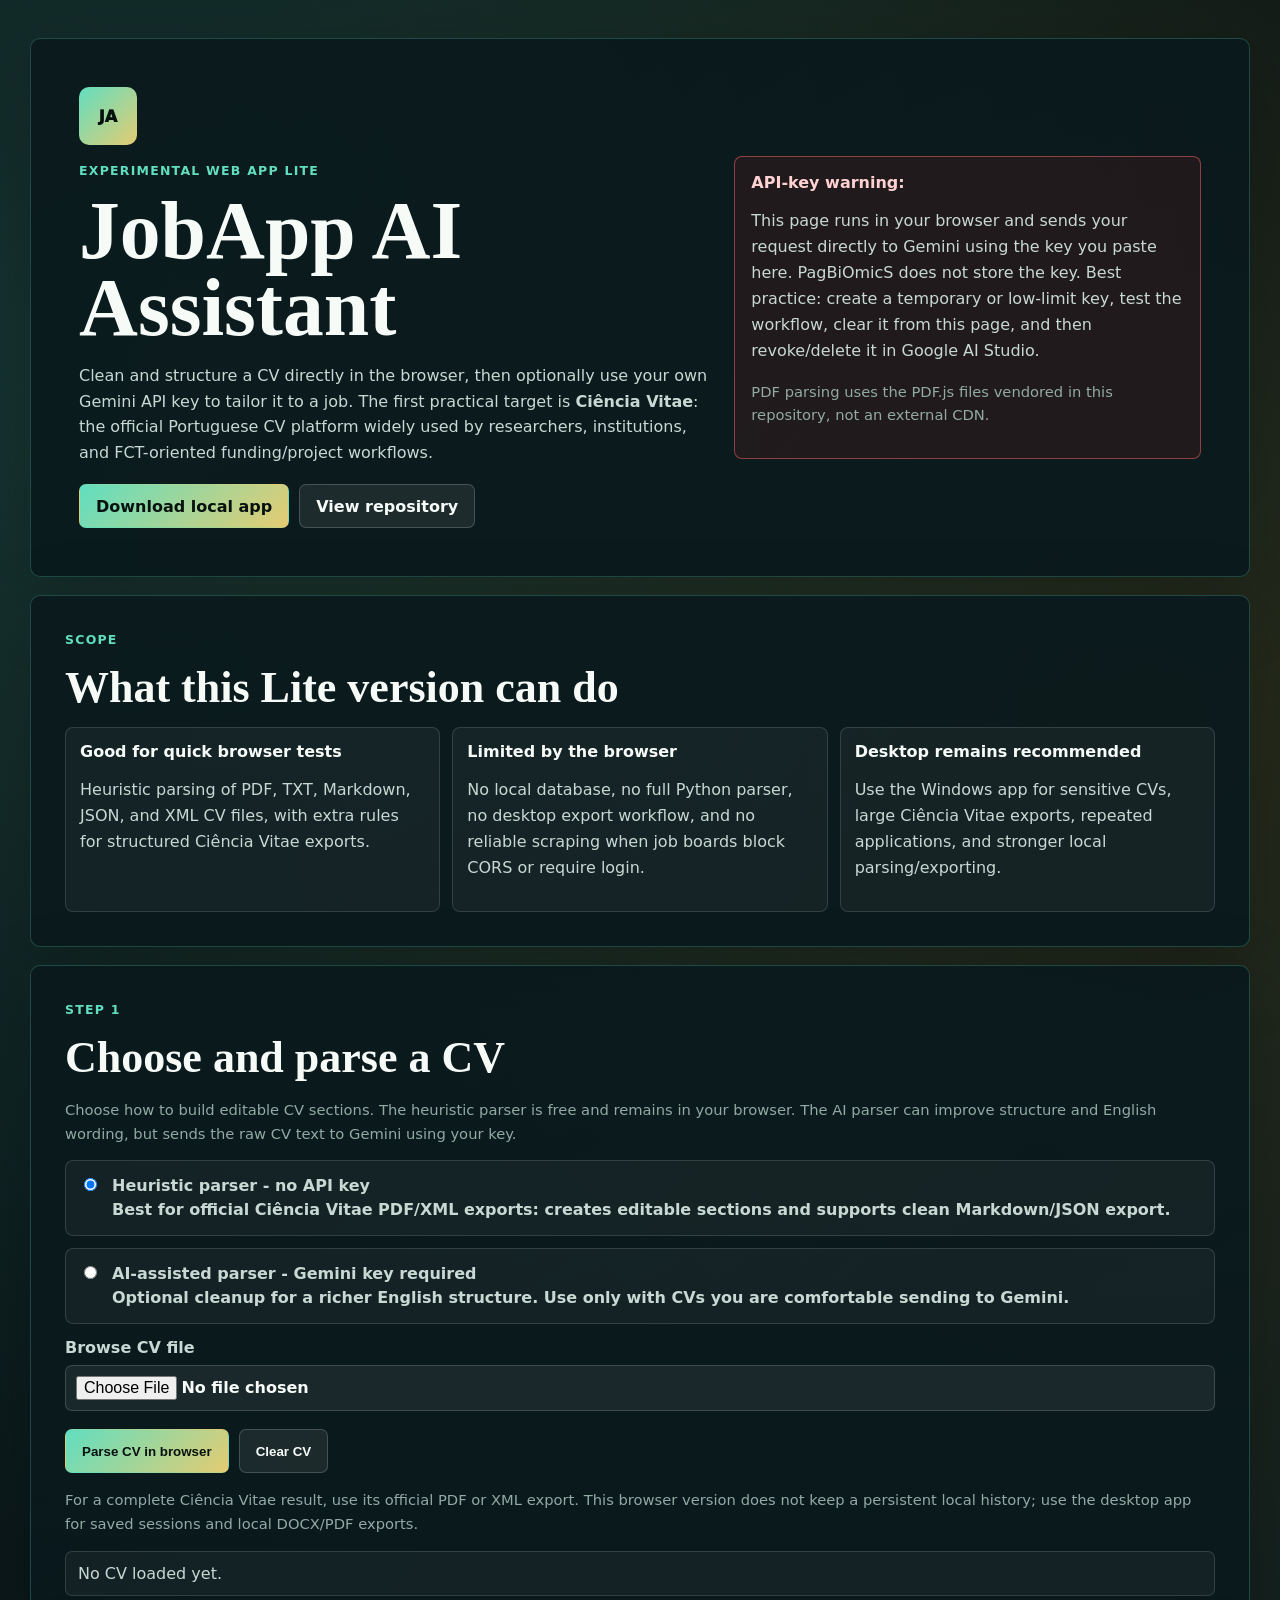
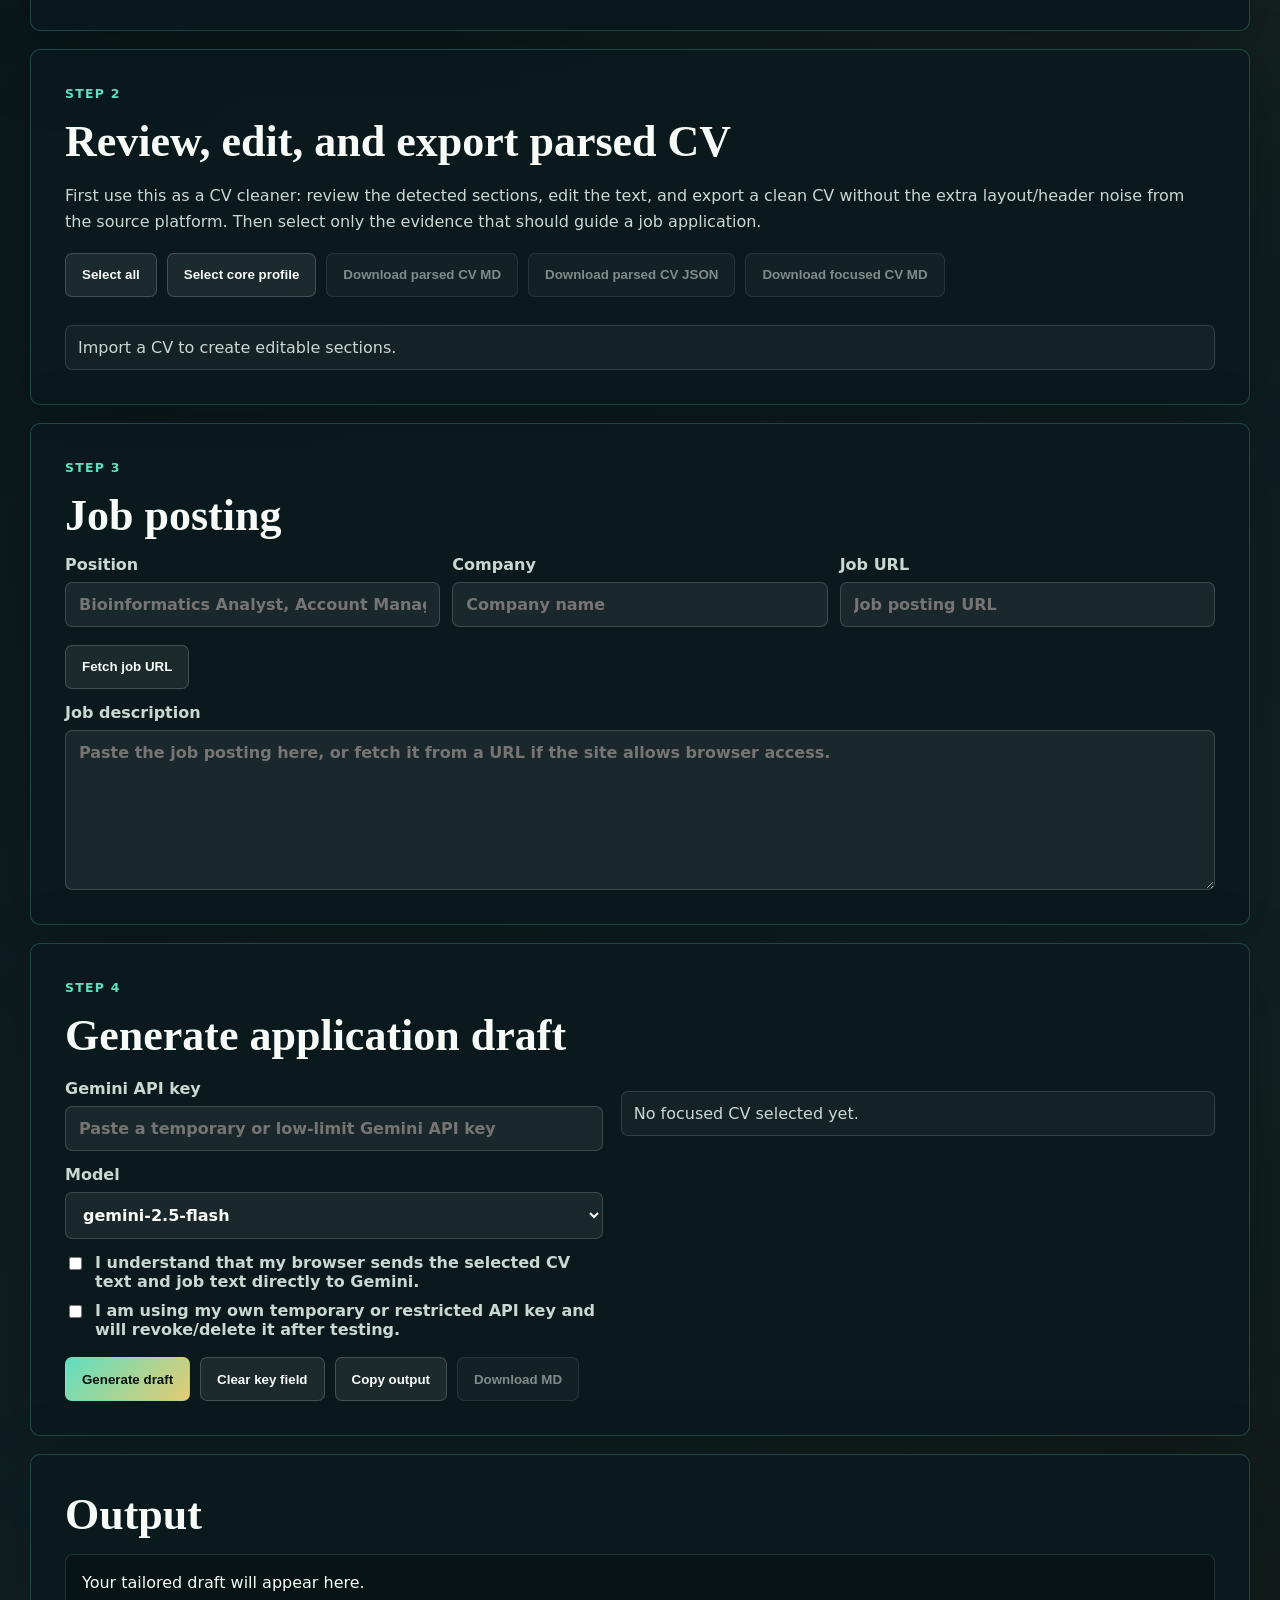
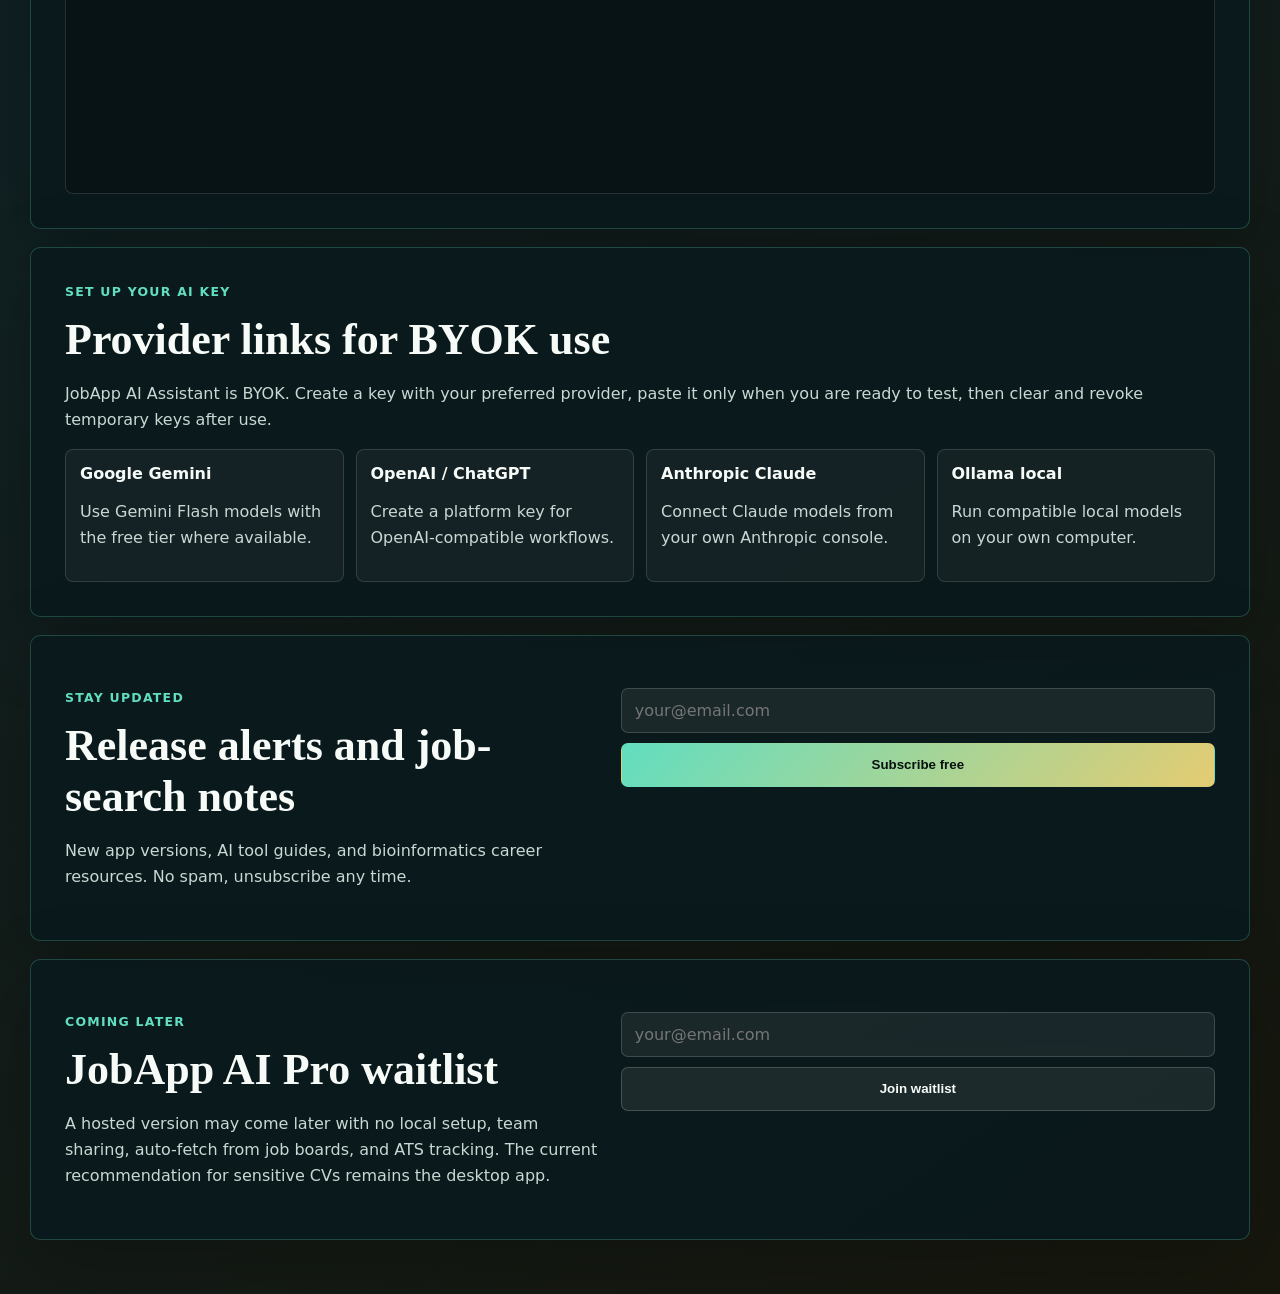
<file: docs/jobapp-web-lite.html>
<!doctype html>
<html lang="en">
  <head>
    <meta charset="utf-8" />
    <meta name="viewport" content="width=device-width, initial-scale=1" />
    <title>JobApp AI Assistant Web App Lite</title>
    <style>
      :root {
        --ink: #f7fbf7;
        --muted: #c8d8d3;
        --soft: #93aaa4;
        --mint: #61dec0;
        --gold: #f2b21f;
        --danger: #ff6767;
        --panel: rgba(10, 26, 29, 0.92);
        --line: rgba(97, 222, 192, 0.24);
      }
      * { box-sizing: border-box; }
      body {
        margin: 0;
        color: var(--ink);
        font-family: Inter, ui-sans-serif, system-ui, -apple-system, BlinkMacSystemFont, "Segoe UI", sans-serif;
        background:
          radial-gradient(circle at 12% 8%, rgba(97, 222, 192, 0.18), transparent 28%),
          radial-gradient(circle at 90% 16%, rgba(242, 178, 31, 0.12), transparent 30%),
          linear-gradient(145deg, #061012 0%, #102123 62%, #17170d 100%);
        min-height: 100vh;
      }
      main { width: min(1220px, calc(100% - 28px)); margin: 0 auto; padding: 38px 0 54px; }
      .hero, .panel {
        border: 1px solid var(--line);
        border-radius: 10px;
        background: var(--panel);
        box-shadow: 0 24px 80px rgba(0, 0, 0, 0.24);
      }
      .hero {
        padding: clamp(24px, 5vw, 48px);
        display: grid;
        grid-template-columns: minmax(0, 1.15fr) minmax(260px, 0.85fr);
        gap: 24px;
        align-items: center;
      }
      .panel { padding: clamp(20px, 4vw, 34px); margin-top: 18px; }
      .mark {
        width: 58px;
        height: 58px;
        display: grid;
        place-items: center;
        border-radius: 10px;
        color: #07110f;
        background: linear-gradient(135deg, var(--mint), #e4cc72);
        font-weight: 950;
        margin-bottom: 16px;
      }
      .eyebrow {
        margin: 0 0 12px;
        color: var(--mint);
        font-size: 0.78rem;
        font-weight: 900;
        letter-spacing: 0.1em;
        text-transform: uppercase;
      }
      h1, h2, h3 { font-family: Georgia, "Times New Roman", serif; letter-spacing: 0; }
      h1 { margin: 0; font-size: clamp(2.45rem, 7vw, 5.1rem); line-height: 0.94; }
      h2 { margin: 0 0 14px; font-size: clamp(1.8rem, 4vw, 2.75rem); }
      h3 { margin: 0 0 8px; font-size: 1.35rem; }
      p { color: var(--muted); line-height: 1.62; }
      a { color: var(--mint); }
      .warning {
        border: 1px solid rgba(255, 103, 103, 0.5);
        border-radius: 8px;
        background: rgba(180, 36, 36, 0.13);
        padding: 16px;
      }
      .warning strong { color: #ffd1d1; }
      .grid { display: grid; grid-template-columns: 0.95fr 1.05fr; gap: 18px; margin-top: 18px; }
      .two-grid { display: grid; grid-template-columns: repeat(2, minmax(0, 1fr)); gap: 12px; }
      .three-grid { display: grid; grid-template-columns: repeat(3, minmax(0, 1fr)); gap: 12px; }
      .provider-grid { display: grid; grid-template-columns: repeat(4, minmax(0, 1fr)); gap: 12px; }
      label { display: grid; gap: 8px; color: var(--muted); font-weight: 800; }
      input, select, textarea {
        width: 100%;
        border: 1px solid rgba(255,255,255,0.16);
        border-radius: 7px;
        background: rgba(255,255,255,0.065);
        color: var(--ink);
        padding: 12px 13px;
        font: inherit;
      }
      input[type="file"] { padding: 10px; }
      textarea { min-height: 160px; resize: vertical; }
      .section-card textarea { min-height: 120px; }
      .checks { display: grid; gap: 10px; margin-top: 14px; }
      .checks label, .inline-check {
        display: flex;
        align-items: flex-start;
        gap: 10px;
        font-weight: 700;
      }
      .checks input, .inline-check input { width: auto; margin-top: 4px; }
      .mode-options { display: grid; gap: 12px; margin: 14px 0; }
      .mode-option {
        display: grid;
        grid-template-columns: auto 1fr;
        gap: 12px;
        align-items: start;
        border: 1px solid rgba(255,255,255,0.13);
        border-radius: 8px;
        background: rgba(255,255,255,0.045);
        padding: 13px;
      }
      .mode-option input { width: auto; margin-top: 4px; }
      .mode-option span { color: var(--muted); font-weight: 600; line-height: 1.5; }
      .actions { display: flex; flex-wrap: wrap; gap: 10px; margin-top: 18px; }
      button, .btn {
        min-height: 44px;
        display: inline-flex;
        align-items: center;
        justify-content: center;
        border: 1px solid rgba(255,255,255,0.18);
        border-radius: 7px;
        padding: 0 16px;
        color: var(--ink);
        background: rgba(255,255,255,0.075);
        text-decoration: none;
        font-weight: 900;
        cursor: pointer;
      }
      button.primary, .btn.primary {
        color: #07110f;
        background: linear-gradient(135deg, var(--mint), #e4cc72);
        border-color: transparent;
      }
      button:hover, .btn:hover, .section-card[href]:hover {
        transform: translateY(-1px);
        border-color: rgba(97, 222, 192, 0.52);
      }
      button:focus-visible, .btn:focus-visible, input:focus-visible, select:focus-visible, textarea:focus-visible, .section-card[href]:focus-visible {
        outline: 3px solid var(--gold);
        outline-offset: 3px;
      }
      button:disabled { cursor: not-allowed; opacity: 0.5; }
      .mini { color: var(--soft); font-size: 0.92rem; }
      .status {
        margin-top: 12px;
        border: 1px solid rgba(255,255,255,0.13);
        border-radius: 7px;
        background: rgba(255,255,255,0.045);
        color: var(--muted);
        padding: 12px;
      }
      .section-list { display: grid; gap: 12px; margin-top: 16px; }
      .section-card {
        display: block;
        border: 1px solid rgba(255,255,255,0.13);
        border-radius: 8px;
        background: rgba(255,255,255,0.045);
        color: var(--ink);
        padding: 14px;
        text-decoration: none;
      }
      .section-card header {
        display: flex;
        align-items: center;
        justify-content: space-between;
        gap: 12px;
        margin-bottom: 10px;
      }
      .section-card strong { color: var(--ink); }
      .output {
        white-space: pre-wrap;
        min-height: 240px;
        border: 1px solid rgba(255,255,255,0.13);
        border-radius: 8px;
        background: rgba(0,0,0,0.23);
        padding: 16px;
        color: var(--ink);
        line-height: 1.55;
      }
      @media (max-width: 920px) {
        .hero, .grid, .three-grid, .provider-grid { grid-template-columns: 1fr; }
      }
      @media (min-width: 641px) and (max-width: 920px) {
        .three-grid, .provider-grid { grid-template-columns: repeat(2, minmax(0, 1fr)); }
      }
      @media (max-width: 640px) {
        main { width: min(100% - 20px, 1220px); padding-top: 20px; }
        h1 { font-size: clamp(2.2rem, 13vw, 3.4rem); }
        h2 { font-size: clamp(1.55rem, 9vw, 2.1rem); }
        .actions > * { width: 100%; }
      }
    </style>
  </head>
  <body>
    <main>
      <section class="hero">
        <div>
          <div class="mark" aria-hidden="true">JA</div>
          <p class="eyebrow">Experimental Web App Lite</p>
          <h1>JobApp AI Assistant</h1>
          <p>Clean and structure a CV directly in the browser, then optionally use your own Gemini API key to tailor it to a job. The first practical target is <strong>Ci&ecirc;ncia Vitae</strong>: the official Portuguese CV platform widely used by researchers, institutions, and FCT-oriented funding/project workflows.</p>
          <div class="actions">
            <a class="btn primary" href="https://github.com/danydguezperez/JobApp-AI-Assistant/releases/latest/download/JobApp-AI-Assistant-Windows.exe">Download local app</a>
            <a class="btn" href="https://github.com/danydguezperez/JobApp-AI-Assistant">View repository</a>
          </div>
        </div>
        <div class="warning">
          <strong>API-key warning:</strong>
          <p>This page runs in your browser and sends your request directly to Gemini using the key you paste here. PagBiOmicS does not store the key. Best practice: create a temporary or low-limit key, test the workflow, clear it from this page, and then revoke/delete it in Google AI Studio.</p>
          <p class="mini">PDF parsing uses the PDF.js files vendored in this repository, not an external CDN.</p>
        </div>
      </section>

      <section class="panel">
        <p class="eyebrow">Scope</p>
        <h2>What this Lite version can do</h2>
        <div class="three-grid">
          <div class="section-card">
            <strong>Good for quick browser tests</strong>
            <p>Heuristic parsing of PDF, TXT, Markdown, JSON, and XML CV files, with extra rules for structured Ci&ecirc;ncia Vitae exports.</p>
          </div>
          <div class="section-card">
            <strong>Limited by the browser</strong>
            <p>No local database, no full Python parser, no desktop export workflow, and no reliable scraping when job boards block CORS or require login.</p>
          </div>
          <div class="section-card">
            <strong>Desktop remains recommended</strong>
            <p>Use the Windows app for sensitive CVs, large Ci&ecirc;ncia Vitae exports, repeated applications, and stronger local parsing/exporting.</p>
          </div>
        </div>
      </section>

      <section class="panel">
        <p class="eyebrow">Step 1</p>
        <h2>Choose and parse a CV</h2>
        <p class="mini">Choose how to build editable CV sections. The heuristic parser is free and remains in your browser. The AI parser can improve structure and English wording, but sends the raw CV text to Gemini using your key.</p>
        <div class="mode-options" role="radiogroup" aria-label="CV parsing mode">
          <label class="mode-option">
            <input type="radio" name="parseMode" value="heuristic" checked />
            <span><strong>Heuristic parser - no API key</strong><br />Best for official Ci&ecirc;ncia Vitae PDF/XML exports: creates editable sections and supports clean Markdown/JSON export.</span>
          </label>
          <label class="mode-option">
            <input type="radio" name="parseMode" value="ai" />
            <span><strong>AI-assisted parser - Gemini key required</strong><br />Optional cleanup for a richer English structure. Use only with CVs you are comfortable sending to Gemini.</span>
          </label>
        </div>
        <label>
          Browse CV file
          <input id="cvFile" type="file" accept=".pdf,.txt,.md,.json,.xml" />
        </label>
        <div class="actions">
          <button id="parseCvBtn" class="primary" type="button">Parse CV in browser</button>
          <button id="clearCvBtn" type="button">Clear CV</button>
        </div>
        <p class="mini">For a complete Ci&ecirc;ncia Vitae result, use its official PDF or XML export. This browser version does not keep a persistent local history; use the desktop app for saved sessions and local DOCX/PDF exports.</p>
        <div id="cvStatus" class="status">No CV loaded yet.</div>
      </section>

      <section class="panel">
        <p class="eyebrow">Step 2</p>
        <h2>Review, edit, and export parsed CV</h2>
        <p>First use this as a CV cleaner: review the detected sections, edit the text, and export a clean CV without the extra layout/header noise from the source platform. Then select only the evidence that should guide a job application.</p>
        <div class="actions">
          <button id="selectAllBtn" type="button">Select all</button>
          <button id="selectCoreBtn" type="button">Select core profile</button>
          <button id="downloadParsedMdBtn" type="button" disabled>Download parsed CV MD</button>
          <button id="downloadParsedJsonBtn" type="button" disabled>Download parsed CV JSON</button>
          <button id="downloadFocusedBtn" type="button" disabled>Download focused CV MD</button>
        </div>
        <div id="sections" class="section-list">
          <div class="status">Import a CV to create editable sections.</div>
        </div>
      </section>

      <section class="panel">
        <p class="eyebrow">Step 3</p>
        <h2>Job posting</h2>
        <div class="three-grid">
          <label>
            Position
            <input id="position" type="text" placeholder="Bioinformatics Analyst, Account Manager..." />
          </label>
          <label>
            Company
            <input id="company" type="text" placeholder="Company name" />
          </label>
          <label>
            Job URL
            <input id="jobUrl" type="url" placeholder="Job posting URL" />
          </label>
        </div>
        <div class="actions">
          <button id="fetchJobBtn" type="button">Fetch job URL</button>
        </div>
        <label style="margin-top:14px">
          Job description
          <textarea id="jobText" placeholder="Paste the job posting here, or fetch it from a URL if the site allows browser access."></textarea>
        </label>
      </section>

      <section class="panel">
        <p class="eyebrow">Step 4</p>
        <h2>Generate application draft</h2>
        <div class="grid">
          <div>
            <label>
              Gemini API key
              <input id="apiKey" type="password" autocomplete="off" placeholder="Paste a temporary or low-limit Gemini API key" />
            </label>
            <label style="margin-top:14px">
              Model
              <select id="model">
                <option value="gemini-2.5-flash">gemini-2.5-flash</option>
                <option value="gemini-2.5-pro">gemini-2.5-pro</option>
                <option value="gemini-flash-latest">gemini-flash-latest</option>
              </select>
            </label>
            <div class="checks">
              <label><input id="safeData" type="checkbox" /> I understand that my browser sends the selected CV text and job text directly to Gemini.</label>
              <label><input id="ownKey" type="checkbox" /> I am using my own temporary or restricted API key and will revoke/delete it after testing.</label>
            </div>
            <div class="actions">
              <button class="primary" id="generateBtn" type="button">Generate draft</button>
              <button id="clearKeyBtn" type="button">Clear key field</button>
              <button id="copyBtn" type="button">Copy output</button>
              <button id="downloadBtn" type="button" disabled>Download MD</button>
            </div>
          </div>
          <div>
            <div class="status" id="focusPreview">No focused CV selected yet.</div>
          </div>
        </div>
      </section>

      <section class="panel">
        <h2>Output</h2>
        <div id="output" class="output">Your tailored draft will appear here.</div>
      </section>

      <section class="panel" id="api-keys">
        <p class="eyebrow">Set up your AI key</p>
        <h2>Provider links for BYOK use</h2>
        <p>JobApp AI Assistant is BYOK. Create a key with your preferred provider, paste it only when you are ready to test, then clear and revoke temporary keys after use.</p>
        <div class="provider-grid">
          <a class="section-card" href="https://ai.google.dev/aistudio?utm_source=jobapp-ai&utm_medium=referral" target="_blank" rel="noopener">
            <strong>Google Gemini</strong>
            <p>Use Gemini Flash models with the free tier where available.</p>
          </a>
          <a class="section-card" href="https://platform.openai.com/api-keys?utm_source=jobapp-ai&utm_medium=referral" target="_blank" rel="noopener">
            <strong>OpenAI / ChatGPT</strong>
            <p>Create a platform key for OpenAI-compatible workflows.</p>
          </a>
          <a class="section-card" href="https://console.anthropic.com/settings/keys?utm_source=jobapp-ai&utm_medium=referral" target="_blank" rel="noopener">
            <strong>Anthropic Claude</strong>
            <p>Connect Claude models from your own Anthropic console.</p>
          </a>
          <a class="section-card" href="https://ollama.com/?utm_source=jobapp-ai&utm_medium=referral" target="_blank" rel="noopener">
            <strong>Ollama local</strong>
            <p>Run compatible local models on your own computer.</p>
          </a>
        </div>
      </section>

      <section class="panel" id="newsletter">
        <div class="grid">
          <div>
            <p class="eyebrow">Stay updated</p>
            <h2>Release alerts and job-search notes</h2>
            <p>New app versions, AI tool guides, and bioinformatics career resources. No spam, unsubscribe any time.</p>
          </div>
          <form action="https://formspree.io/f/xgveqlzv" method="POST" style="display:flex;flex-direction:column;gap:10px;">
            <input type="email" name="email" required placeholder="your@email.com" />
            <input type="hidden" name="source" value="jobapp-web-lite-newsletter" />
            <button class="primary" type="submit">Subscribe free</button>
          </form>
        </div>
      </section>

      <section class="panel" id="pro">
        <div class="grid">
          <div>
            <p class="eyebrow">Coming later</p>
            <h2>JobApp AI Pro waitlist</h2>
            <p>A hosted version may come later with no local setup, team sharing, auto-fetch from job boards, and ATS tracking. The current recommendation for sensitive CVs remains the desktop app.</p>
          </div>
          <form action="https://formspree.io/f/xgveqlzv" method="POST" style="display:flex;flex-direction:column;gap:10px;">
            <input type="email" name="email" required placeholder="your@email.com" />
            <input type="hidden" name="source" value="jobapp-pro-waitlist" />
            <button type="submit">Join waitlist</button>
          </form>
        </div>
      </section>
    </main>

    <script type="module">
      import * as pdfjsLib from "./vendor/pdf.mjs";
      pdfjsLib.GlobalWorkerOptions.workerSrc = "./vendor/pdf.worker.mjs";

      const $ = (id) => document.getElementById(id);
      const sectionOrder = ["profile", "experience", "education", "projects", "publications", "book_chapters", "conferences", "datasets", "teaching", "supervision", "distinctions", "skills", "software", "languages", "other"];
      const sectionLabels = {
        profile: "Profile summary",
        experience: "Experience",
        education: "Education",
        projects: "Projects",
        publications: "Peer-reviewed publications",
        book_chapters: "Book chapters",
        conferences: "Conference contributions",
        datasets: "Datasets and data deposits",
        teaching: "Teaching and lecturing",
        supervision: "Supervision and academic juries",
        distinctions: "Awards and distinctions",
        skills: "Skills",
        software: "Software",
        languages: "Languages",
        other: "Other evidence"
      };
      let sections = {};
      let lastOutput = "";

      function setStatus(id, text) {
        $(id).textContent = text;
      }

      function setOutput(text) {
        lastOutput = text;
        $("output").textContent = text;
        $("downloadBtn").disabled = !text || text.startsWith("Error:");
      }

      function cleanText(text) {
        return (text || "")
          .normalize("NFC")
          .replace(/\r/g, "\n")
          .replace(/[ \t]+\n/g, "\n")
          .replace(/\n{3,}/g, "\n\n")
          .replace(/^\s*(p[a\u00e1]gina|page)\s+\d+.*$/gim, "")
          .replace(/^\s*c[i\u00ed]\u00eancia vitae.*$/gim, "")
          .replace(/^\s*curriculum vitae.*$/gim, "")
          .replace(/^\s*(p[a\u00e1]gina|page)\s+\d+.*$/gim, "")
          .replace(/^\s*(\u00a9\s*)?c[i\u00ed]\u00eancia\s+vitae.*$/gim, "")
          .trim();
      }

      function isCienciaVitaeText(text) {
        return /c[i\u00ed]\u00eancia\s+vitae|funda[c\u00e7][a\u00e3]o\s+para\s+a\s+ci[e\u00ea]ncia|orcid|scopus|fct/i.test(text || "");
      }

      function prepareCienciaVitaeText(text) {
        let prepared = cleanText(text);
        const headings = [
          "Identifica\u00e7\u00e3o", "Identification", "Dados pessoais", "Personal information",
          "Forma\u00e7\u00e3o", "Education", "Graus acad\u00e9micos", "Academic degrees",
          "Percurso profissional", "Professional experience", "Experi\u00eancia profissional", "Employment",
          "Dom\u00ednios de atua\u00e7\u00e3o", "Areas of expertise", "Atua\u00e7\u00e3o cient\u00edfica", "Scientific area",
          "Projetos", "Projects", "Bolsa", "Grants",
          "Produ\u00e7\u00e3o cient\u00edfica", "Produ\u00e7\u00f5es", "Publica\u00e7\u00f5es", "Publications", "Articles", "Papers",
          "Software", "Propriedade intelectual", "Intellectual property",
          "Atividades", "Activities", "Orienta\u00e7\u00f5es", "Supervision", "J\u00faris", "Juries",
          "Pr\u00e9mios", "Pr\u00e9mios e distin\u00e7\u00f5es", "Awards", "Distinctions",
          "Compet\u00eancias", "Skills", "Idiomas", "Languages"
        ];
        for (const heading of headings) {
          const escaped = heading.replace(/[.*+?^${}()|[\]\\]/g, "\\$&");
          prepared = prepared.replace(new RegExp(`\\s+(${escaped})(\\s*[:\\n])`, "gi"), "\n\n$1\n");
        }
        prepared = prepared
          .replace(/\s+(https?:\/\/\S+)/g, "\n$1")
          .replace(/\s+(ORCID|Scopus|ResearcherID|Ci\u00eancia ID|Email|E-mail|Telefone|Phone)\s*[:\-]/gi, "\n$1: ")
          .replace(/\s+(\d{4})\s*[-\u2013]\s*(\d{4}|present|presente|atual)/gi, "\n$1-$2 ")
          .replace(/\n{3,}/g, "\n\n");
        return cleanText(prepared);
      }

      function cvSlice(text, startPattern, endPattern) {
        const start = text.search(startPattern);
        if (start < 0) return "";
        const tail = text.slice(start).replace(startPattern, "");
        const end = tail.search(endPattern);
        return (end < 0 ? tail : tail.slice(0, end)).trim();
      }

      function cvDateBlocks(text) {
        const datePattern = /^(\d{4}(?:\/\d{2}(?:\/\d{2})?)?(?:\s*[-–]\s*(?:\d{4}(?:\/\d{2}(?:\/\d{2})?)?|Current))?)\s*/gm;
        const matches = [...text.matchAll(datePattern)];
        return matches.map((match, index) => ({
          date: match[1],
          body: text.slice(match.index + match[0].length, index + 1 < matches.length ? matches[index + 1].index : text.length).trim()
        })).filter((entry) => entry.body);
      }

      function compactCvRecord(value) {
        return cleanText(value).replace(/\n+/g, " ").replace(/\s{2,}/g, " ").trim();
      }

      function parseCienciaVitaeText(text) {
        const cleaned = prepareCienciaVitaeText(text);
        sections = {};
        const beforeEducation = cvSlice(cleaned, /^(?:Identification|Personal identification)/im, /^Education$/im) || cleaned.slice(0, 5000);
        const fullName = (beforeEducation.match(/Full name\s*\n\s*([^\n]+)/i) || [])[1] || "";
        const email = (beforeEducation.match(/[\w.\-+]+@[\w.\-]+\.\w+/) || [])[0] || "";
        const links = [...beforeEducation.matchAll(/https?:\/\/[^\s)]+/gi)].map((match) => match[0]).filter((url) => !/(facebook|twitter|x\.com)/i.test(url));
        const identifiers = [];
        for (const [label, pattern] of [["Ciência ID", /Ci[êe]ncia ID\s*\n\s*([^\n]+)/i], ["ORCID", /ORCID iD\s*\n\s*([^\n]+)/i], ["Scopus Author ID", /Scopus Author Id\s*\n\s*([^\n]+)/i]]) {
          const match = beforeEducation.match(pattern);
          if (match) identifiers.push(`${label}: ${match[1].trim()}`);
        }
        mergeSection("profile", [fullName, email, ...identifiers, ...links].filter(Boolean).join("\n"));

        const education = cvSlice(cleaned, /^Education$/im, /^Affiliation$/im);
        const educationRows = cvDateBlocks(education).map(({ date, body }) => {
          const lines = body.split("\n").map((line) => compactCvRecord(line)).filter(Boolean);
          const title = lines.find((line) => !/^(Completed|Concluded|Classification|Major in|Aprovado)$/i.test(line)) || "";
          const institution = [...lines].reverse().find((line) => /University|Universidade|Institute|Instituto|School|Centro/i.test(line)) || "";
          return title ? `- ${date.replace("Current", "Present")} — ${title}${institution ? ` | ${institution}` : ""}` : "";
        }).filter(Boolean);
        mergeSection("education", educationRows.join("\n"));

        const affiliation = cvSlice(cleaned, /^Affiliation$/im, /^Projects$/im);
        const affiliationRows = cvDateBlocks(affiliation);
        const experience = [], teaching = [];
        for (const { date, body } of affiliationRows) {
          const line = compactCvRecord(body).replace(/^(Science|Teaching in Higher Education|Others)\s*/i, "");
          if (!line) continue;
          const row = `- ${date.replace("Current", "Present")} — ${line}`;
          (/(Lecturer|Tutor|Teaching)/i.test(line) ? teaching : experience).push(row);
        }
        mergeSection("experience", experience.join("\n"));
        mergeSection("teaching", teaching.join("\n"));

        const projects = cvSlice(cleaned, /^Projects$/im, /^Outputs$/im);
        mergeSection("projects", cvDateBlocks(projects).map(({ date, body }) => `- ${date.replace("Current", "Present")} — ${compactCvRecord(body)}`).join("\n"));

        const outputs = cvSlice(cleaned, /^Outputs$/im, /^Activities$/im);
        const buckets = { publications: [], book_chapters: [], conferences: [], datasets: [] };
        let bucket = "publications";
        const tokens = [...outputs.matchAll(/(?:Book chapter|Journal article|Conference\s+(?:abstract|poster)|Dataset[^\n]*)|["“]([^"”]{12,850})["”]/gi)];
        for (const token of tokens) {
          const label = token[0];
          if (/^Book chapter/i.test(label)) { bucket = "book_chapters"; continue; }
          if (/^Journal article/i.test(label)) { bucket = "publications"; continue; }
          if (/^Conference/i.test(label)) { bucket = "conferences"; continue; }
          if (/^Dataset/i.test(label)) { bucket = "datasets"; continue; }
          const title = compactCvRecord(token[1] || "");
          if (title) buckets[bucket].push(`- ${title}`);
        }
        Object.entries(buckets).forEach(([key, rows]) => mergeSection(key, [...new Set(rows)].join("\n")));

        const languageBlock = cvSlice(cleaned, /^Languages$/im, /^Education$/im);
        const languageHeaderTokens = ["speaking", "reading", "writing", "listening", "peer-review", "spoken", "comprehension", "interaction", "production"];
        const levelWords = new Set(["native", "mother", "tongue", "mother tongue", "proficient", "fluent", "advanced", "upper", "intermediate", "elementary", "beginner", "basic"]);
        const languageRows = [];
        let currentLanguageRow = "";
        const startsLanguageRow = (value) => {
          const low = value.toLowerCase().trim().replace(/^\(+|\)+$/g, "");
          if (!low || levelWords.has(low) || /^\(?[abc][12]\)?$/i.test(low)) return false;
          if (/^[A-Za-zÀ-ÿ'’;().\- ]+?\s+(?:Native|Mother|Proficient|Fluent|Advanced|Upper|Intermediate|Elementary|Beginner|Basic|\(?[ABC][12]\)?)\b/i.test(value)) return true;
          return /^[A-Za-zÀ-ÿ'’;().\- ]{2,60}$/.test(value);
        };
        for (const rawLine of languageBlock.split("\n")) {
          const line = rawLine.trim();
          if (!line) continue;
          const low = line.toLowerCase();
          if (low.startsWith("language ") || languageHeaderTokens.filter((token) => low.includes(token)).length >= 2) continue;
          if (currentLanguageRow && currentLanguageRow.trimEnd().endsWith(";")) {
            currentLanguageRow = `${currentLanguageRow} ${line}`;
            continue;
          }
          if (startsLanguageRow(line)) {
            if (currentLanguageRow) languageRows.push(currentLanguageRow);
            currentLanguageRow = line;
          } else if (currentLanguageRow) {
            currentLanguageRow = `${currentLanguageRow} ${line}`;
          }
        }
        if (currentLanguageRow) languageRows.push(currentLanguageRow);
        const languageSeen = new Set();
        const languages = [];
        for (const line of languageRows) {
          const normalizedLine = line.replace(/\((Native speaker|Native|Mother tongue|Proficient|Fluent|Advanced|Upper[\s-]?intermediate|Intermediate|Elementary|Beginner|Basic)\)/gi, "$1");
          const parts = normalizedLine.match(/^([A-Za-zÀ-ÿ'’;().\- ]+?)\s+((?:Native|Mother|Proficient|Fluent|Advanced|Upper|Intermediate|Elementary|Beginner|Basic|\(?[ABC][12]\)?)\b.*)$/);
          let language = parts ? parts[1].trim() : line;
          const rest = parts ? parts[2].trim() : "";
          language = language.replace(/\s+/g, " ").replace(/^[.\s]+|[.\s]+$/g, "").replace(/\b\p{L}/gu, (c) => c.toUpperCase());
          const key = language.toLowerCase();
          if (!language || key === "language" || key === "languages" || languageSeen.has(key)) continue;
          // Read the real proficiency level instead of assuming a fixed one.
          const lv = rest.match(/(Native speaker|Native|Mother tongue|Proficient|Fluent|Advanced|Upper[\s-]?intermediate|Intermediate|Elementary|Beginner|Basic)(?:\s*\(?\s*([ABC][12])\s*\)?)?|\(?\s*([ABC][12])\s*\)?/i);
          let level = "";
          if (lv) {
            let desc = (lv[1] || "").trim();
            const cefr = lv[2] || lv[3];
            if (/^(native|native speaker|mother tongue)$/i.test(desc)) desc = "Native";
            else if (desc) desc = desc.charAt(0).toUpperCase() + desc.slice(1).toLowerCase();
            if (desc && cefr) level = `${desc} (${cefr.toUpperCase()})`;
            else if (desc) level = desc;
            else if (cefr) level = `(${cefr.toUpperCase()})`;
          } else {
            level = rest.replace(/\s{2,}.*$/, "").trim();
          }
          languageSeen.add(key);
          languages.push(`- ${language}: ${level}`);
        }
        mergeSection("languages", languages.join("\n"));

        const distinctions = cvSlice(cleaned, /^Distinctions$/im, /$/);
        mergeSection("distinctions", cvDateBlocks(distinctions).slice(0, 20).map(({ date, body }) => `- ${date} — ${compactCvRecord(body)}`).join("\n"));
      }

      async function readPdf(file) {
        const data = new Uint8Array(await file.arrayBuffer());
        const pdf = await pdfjsLib.getDocument({ data }).promise;
        const pages = [];
        for (let pageNo = 1; pageNo <= pdf.numPages; pageNo += 1) {
          const page = await pdf.getPage(pageNo);
          const content = await page.getTextContent();
          const lines = [];
          let line = "";
          for (const item of content.items) {
            line += item.str || "";
            if (item.hasEOL) {
              if (line.trim()) lines.push(line.trim());
              line = "";
            } else {
              line += " ";
            }
          }
          if (line.trim()) lines.push(line.trim());
          pages.push(lines.join("\n"));
        }
        return pages.join("\n\n");
      }

      async function readCvFile(file) {
        const name = file.name.toLowerCase();
        if (name.endsWith(".pdf")) return readPdf(file);
        return file.text();
      }

      function mergeSection(key, value) {
        const text = cleanText(value);
        if (!text) return;
        sections[key] = sections[key] ? `${sections[key]}\n\n${text}` : text;
      }

      function stringifySectionValue(value) {
        if (Array.isArray(value)) {
          return value.map((item) => typeof item === "string" ? item : Object.values(item || {}).filter(Boolean).join(" | ")).join("\n");
        }
        if (typeof value === "object" && value) {
          return Object.entries(value).map(([k, v]) => `${k}: ${typeof v === "string" ? v : JSON.stringify(v)}`).join("\n");
        }
        return String(value || "");
      }

      function loadSectionsFromObject(data) {
        const chunks = {};
        for (const [key, value] of Object.entries(data)) {
          chunks[key.toLowerCase()] = stringifySectionValue(value);
        }
        sections = {};
        for (const [key, value] of Object.entries(chunks)) {
          const mapped = sectionOrder.find((name) => key.includes(name)) || (key.includes("personal") ? "profile" : "other");
          mergeSection(mapped, value);
        }
      }

      function parseJsonCv(text) {
        loadSectionsFromObject(JSON.parse(text));
      }

      function extractJsonObject(text) {
        const trimmed = (text || "").trim().replace(/^```(?:json)?/i, "").replace(/```$/i, "").trim();
        const start = trimmed.indexOf("{");
        const end = trimmed.lastIndexOf("}");
        if (start === -1 || end === -1 || end <= start) throw new Error("The AI parser did not return a JSON object.");
        return JSON.parse(trimmed.slice(start, end + 1));
      }

      async function callGemini(prompt, apiKey, model) {
        const response = await fetch(`https://generativelanguage.googleapis.com/v1beta/models/${encodeURIComponent(model)}:generateContent?key=${encodeURIComponent(apiKey)}`, {
          method: "POST",
          headers: { "Content-Type": "application/json" },
          body: JSON.stringify({
            contents: [{ role: "user", parts: [{ text: prompt }] }],
            generationConfig: { temperature: 0.2 }
          })
        });
        const data = await response.json();
        if (!response.ok) throw new Error(data.error?.message || `Gemini request failed (${response.status})`);
        return data.candidates?.[0]?.content?.parts?.map((part) => part.text || "").join("\n").trim() || "";
      }

      async function parseCvWithAi(rawText, sourceName) {
        const apiKey = $("apiKey").value.trim();
        const model = $("model").value;
        if (!apiKey) throw new Error("AI-assisted parsing requires a Gemini API key in Step 4. Use heuristic mode if you want free/local browser parsing.");
        const prompt = `Parse this CV into a clean English JSON object for a job-application assistant.

Context: this may be a Ci\u00eancia Vitae export from Portugal. Remove platform headers, page labels, repeated footers, navigation text, and source-layout noise. Preserve evidence, dates, institutions, software, publications, projects, grants, awards, and skills.

Return ONLY valid JSON with these string fields:
{
  "profile": "",
  "experience": "",
  "education": "",
  "skills": "",
  "publications": "",
  "projects": "",
  "software": "",
  "other": ""
}

Source file: ${sourceName}

CV text:
${rawText.slice(0, 45000)}`;
        const text = await callGemini(prompt, apiKey, model);
        loadSectionsFromObject(extractJsonObject(text));
      }

      function parseXmlCv(text) {
        const xml = new DOMParser().parseFromString(text, "application/xml");
        if (xml.querySelector("parsererror")) {
          parseTextCv(text.replace(/<[^>]+>/g, "\n"));
          return;
        }
        const lines = [];
        const walk = (node, path = []) => {
          if (node.nodeType !== Node.ELEMENT_NODE) return;
          const children = Array.from(node.children || []);
          if (!children.length) {
            const value = cleanText(node.textContent || "");
            if (value && value.length > 1) {
              const label = [...path, node.nodeName].slice(-3).join(" / ").replace(/[_-]+/g, " ");
              lines.push(`${label}: ${value}`);
            }
            return;
          }
          for (const child of children) walk(child, [...path, node.nodeName]);
        };
        walk(xml.documentElement);
        parseTextCv(lines.join("\n"));
      }

      function parseTextCv(text) {
        if (isCienciaVitaeText(text)) {
          parseCienciaVitaeText(text);
          return;
        }
        const cleaned = isCienciaVitaeText(text) ? prepareCienciaVitaeText(text) : cleanText(text);
        const lines = cleaned.split("\n");
        sections = { profile: "" };
        let current = "profile";
        const headingMap = [
          ["experience", /^(experience|professional|employment|work experience|positions?|appointments?|percurso profissional|experi\u00eancia profissional|atividade profissional)$/i],
          ["education", /^(education|academic degrees?|degrees?|training|forma\u00e7\u00e3o|graus acad\u00e9micos|habilita\u00e7\u00f5es)$/i],
          ["skills", /^(skills?|technical skills?|competenc|expertise|languages?|compet\u00eancias|idiomas|dom\u00ednios de atua\u00e7\u00e3o|areas? of expertise)$/i],
          ["publications", /^(publications?|articles?|papers?|scientific production|produ\u00e7\u00e3o cient\u00edfica|produ\u00e7\u00f5es|publica\u00e7\u00f5es)$/i],
          ["projects", /^(projects?|research projects?|grants?|projetos?|bolsas?|financiamento)$/i],
          ["software", /^(software|tools?|code|repositories|github|propriedade intelectual)$/i],
          ["other", /^(activities|atividades|supervision|orienta\u00e7\u00f5es|juries|j\u00faris|awards?|distinctions?|pr\u00e9mios|pr\u00e9mios e distin\u00e7\u00f5es)$/i],
        ];
        for (const raw of lines) {
          const line = raw.trim();
          if (!line) {
            mergeSection(current, "\n");
            continue;
          }
          const normalized = line.replace(/[:\-]+$/, "").trim();
          const match = headingMap.find(([, pattern]) => pattern.test(normalized));
          if (match) {
            current = match[0];
            if (!sections[current]) sections[current] = "";
            continue;
          }
          mergeSection(current, line);
        }
        if (!sections.profile && cleaned) sections.profile = cleaned.slice(0, 1200);
      }

      function renderSections() {
        const container = $("sections");
        container.innerHTML = "";
        const entries = sectionOrder.filter((key) => sections[key]?.trim());
        if (!entries.length) {
          container.innerHTML = '<div class="status">No sections detected. Paste text manually in the CV area after importing.</div>';
          updateFocusedPreview();
          return;
        }
        for (const key of entries) {
          const card = document.createElement("article");
          card.className = "section-card";
          card.innerHTML = `
            <header>
              <strong>${sectionLabels[key]}</strong>
              <label class="inline-check"><input type="checkbox" class="section-toggle" data-section="${key}" checked /> Include</label>
            </header>
            <textarea class="section-text" data-section="${key}"></textarea>
          `;
          card.querySelector(".section-text").value = sections[key];
          container.appendChild(card);
        }
        container.querySelectorAll("textarea, input").forEach((element) => {
          element.addEventListener("input", updateFocusedPreview);
          element.addEventListener("change", updateFocusedPreview);
        });
        $("downloadParsedMdBtn").disabled = false;
        $("downloadParsedJsonBtn").disabled = false;
        $("downloadFocusedBtn").disabled = false;
        updateFocusedPreview();
      }

      function getFocusedCv() {
        const cards = Array.from($("sections").querySelectorAll(".section-card"));
        return cards.map((card) => {
          const toggle = card.querySelector(".section-toggle");
          const text = card.querySelector(".section-text").value.trim();
          if (!toggle.checked || !text) return "";
          const label = sectionLabels[toggle.dataset.section] || toggle.dataset.section;
          return `## ${label}\n${text}`;
        }).filter(Boolean).join("\n\n");
      }

      function getParsedCv() {
        const cards = Array.from($("sections").querySelectorAll(".section-card"));
        return cards.map((card) => {
          const toggle = card.querySelector(".section-toggle");
          const text = card.querySelector(".section-text").value.trim();
          if (!text) return "";
          const label = sectionLabels[toggle.dataset.section] || toggle.dataset.section;
          return `## ${label}\n${text}`;
        }).filter(Boolean).join("\n\n");
      }

      function getParsedCvJson() {
        const parsed = {};
        const cards = Array.from($("sections").querySelectorAll(".section-card"));
        for (const card of cards) {
          const toggle = card.querySelector(".section-toggle");
          const key = toggle.dataset.section;
          const text = card.querySelector(".section-text").value.trim();
          if (text) parsed[key] = text;
        }
        return JSON.stringify({
          source: "JobApp AI Assistant Web Lite",
          parser_note: "Browser-exported editable CV sections. Heuristic mode is local; AI-assisted mode uses the user's Gemini key when selected.",
          sections: parsed
        }, null, 2);
      }

      function updateFocusedPreview() {
        const focused = getFocusedCv();
        $("focusPreview").textContent = focused
          ? `Focused CV ready: ${focused.length.toLocaleString()} characters selected.`
          : "No focused CV selected yet.";
      }

      async function parseCv() {
        const file = $("cvFile").files?.[0];
        if (!file) return setStatus("cvStatus", "Choose a CV file first.");
        setStatus("cvStatus", `Reading ${file.name}...`);
        try {
          const text = await readCvFile(file);
          const parseMode = document.querySelector('input[name="parseMode"]:checked')?.value || "heuristic";
          if (parseMode === "ai") {
            setStatus("cvStatus", `AI-assisted parsing ${file.name}...`);
            await parseCvWithAi(text, file.name);
          } else if (file.name.toLowerCase().endsWith(".json")) {
            parseJsonCv(text);
          } else if (file.name.toLowerCase().endsWith(".xml")) {
            parseXmlCv(text);
          } else {
            parseTextCv(text);
          }
          renderSections();
          const parsedCount = Object.keys(sections).filter((key) => sections[key]?.trim()).length;
          setStatus("cvStatus", `Loaded ${file.name}. Parsed ${parsedCount} editable sections in ${parseMode === "ai" ? "AI-assisted" : "heuristic browser"} mode. You can now edit and export the clean CV.`);
        } catch (error) {
          setStatus("cvStatus", `Could not parse CV: ${error.message}`);
        }
      }

      async function fetchPlainUrl(inputId, targetId, statusId) {
        const url = $(inputId).value.trim();
        if (!url) return setStatus(statusId, "Add a URL first.");
        try {
          setStatus(statusId, "Fetching URL...");
          const response = await fetch(url);
          if (!response.ok) throw new Error(`HTTP ${response.status}`);
          const html = await response.text();
          const doc = new DOMParser().parseFromString(html, "text/html");
          doc.querySelectorAll("script,style,nav,footer,header,aside").forEach((node) => node.remove());
          const text = cleanText(doc.body?.innerText || html).slice(0, 18000);
          $(targetId).value = text;
          setStatus(statusId, `Fetched ${text.length.toLocaleString()} characters. Review before generating.`);
        } catch (error) {
          setStatus(statusId, `Browser fetch failed, usually because of CORS or login protection. Paste the text manually. Details: ${error.message}`);
        }
      }

      function downloadText(filename, text, type = "text/markdown;charset=utf-8") {
        const blob = new Blob([text], { type });
        const link = document.createElement("a");
        link.href = URL.createObjectURL(blob);
        link.download = filename;
        link.click();
        URL.revokeObjectURL(link.href);
      }

      async function generateDraft() {
        const key = $("apiKey").value.trim();
        const model = $("model").value;
        const focusedCv = getFocusedCv();
        const jobText = $("jobText").value.trim();
        const position = $("position").value.trim();
        const company = $("company").value.trim();
        if (!key) return setOutput("Error: add your Gemini API key first.");
        if (!$("safeData").checked || !$("ownKey").checked) {
          return setOutput("Error: confirm the browser/API-key warnings before generating.");
        }
        if (focusedCv.length < 80) return setOutput("Error: import or select more CV content first.");
        if (jobText.length < 80) return setOutput("Error: add a longer job posting.");
        const prompt = `You are JobApp AI Assistant. Create an editable job-application draft from the selected CV evidence and the job posting.

Return Markdown with these sections:
1. Tailored CV bullets
2. Cover letter draft
3. Interview risks and strong answers
4. ATS keywords
5. Missing information to ask the user

Position: ${position || "Not specified"}
Company: ${company || "Not specified"}

Selected CV evidence:
${focusedCv}

Job posting:
${jobText}`;
        setOutput("Generating...");
        try {
          const response = await fetch(`https://generativelanguage.googleapis.com/v1beta/models/${encodeURIComponent(model)}:generateContent?key=${encodeURIComponent(key)}`, {
            method: "POST",
            headers: { "Content-Type": "application/json" },
            body: JSON.stringify({
              contents: [{ role: "user", parts: [{ text: prompt }] }],
              generationConfig: { temperature: 0.25 }
            })
          });
          const data = await response.json();
          if (!response.ok) throw new Error(data.error?.message || `Gemini request failed (${response.status})`);
          const text = data.candidates?.[0]?.content?.parts?.map((part) => part.text || "").join("\n").trim();
          setOutput(text || "Error: empty model response.");
        } catch (error) {
          setOutput(`Error: ${error.message}`);
        }
      }

      function clearCv() {
        sections = {};
        $("cvFile").value = "";
        $("sections").innerHTML = '<div class="status">Import a CV to create editable sections.</div>';
        $("downloadParsedMdBtn").disabled = true;
        $("downloadParsedJsonBtn").disabled = true;
        $("downloadFocusedBtn").disabled = true;
        setStatus("cvStatus", "No CV loaded yet.");
        updateFocusedPreview();
      }

      $("parseCvBtn").addEventListener("click", parseCv);
      $("clearCvBtn").addEventListener("click", clearCv);
      $("fetchJobBtn").addEventListener("click", () => fetchPlainUrl("jobUrl", "jobText", "focusPreview"));
      $("selectAllBtn").addEventListener("click", () => {
        document.querySelectorAll(".section-toggle").forEach((box) => { box.checked = true; });
        updateFocusedPreview();
      });
      $("selectCoreBtn").addEventListener("click", () => {
        document.querySelectorAll(".section-toggle").forEach((box) => {
          box.checked = ["profile", "experience", "skills", "software"].includes(box.dataset.section);
        });
        updateFocusedPreview();
      });
      $("downloadParsedMdBtn").addEventListener("click", () => downloadText("parsed-cv-clean.md", getParsedCv()));
      $("downloadParsedJsonBtn").addEventListener("click", () => downloadText("parsed-cv-clean.json", getParsedCvJson(), "application/json;charset=utf-8"));
      $("downloadFocusedBtn").addEventListener("click", () => downloadText("focused-cv.md", getFocusedCv()));
      $("generateBtn").addEventListener("click", generateDraft);
      $("clearKeyBtn").addEventListener("click", () => {
        $("apiKey").value = "";
        $("apiKey").focus();
        setOutput("API key field cleared on this page. If this was a temporary browser-test key, revoke or delete it in Google AI Studio too.");
      });
      $("copyBtn").addEventListener("click", async () => {
        if (lastOutput) await navigator.clipboard.writeText(lastOutput);
      });
      $("downloadBtn").addEventListener("click", () => {
        if (lastOutput) downloadText("jobapp-web-lite-output.md", lastOutput);
      });
    </script>
  </body>
</html>
</file>
